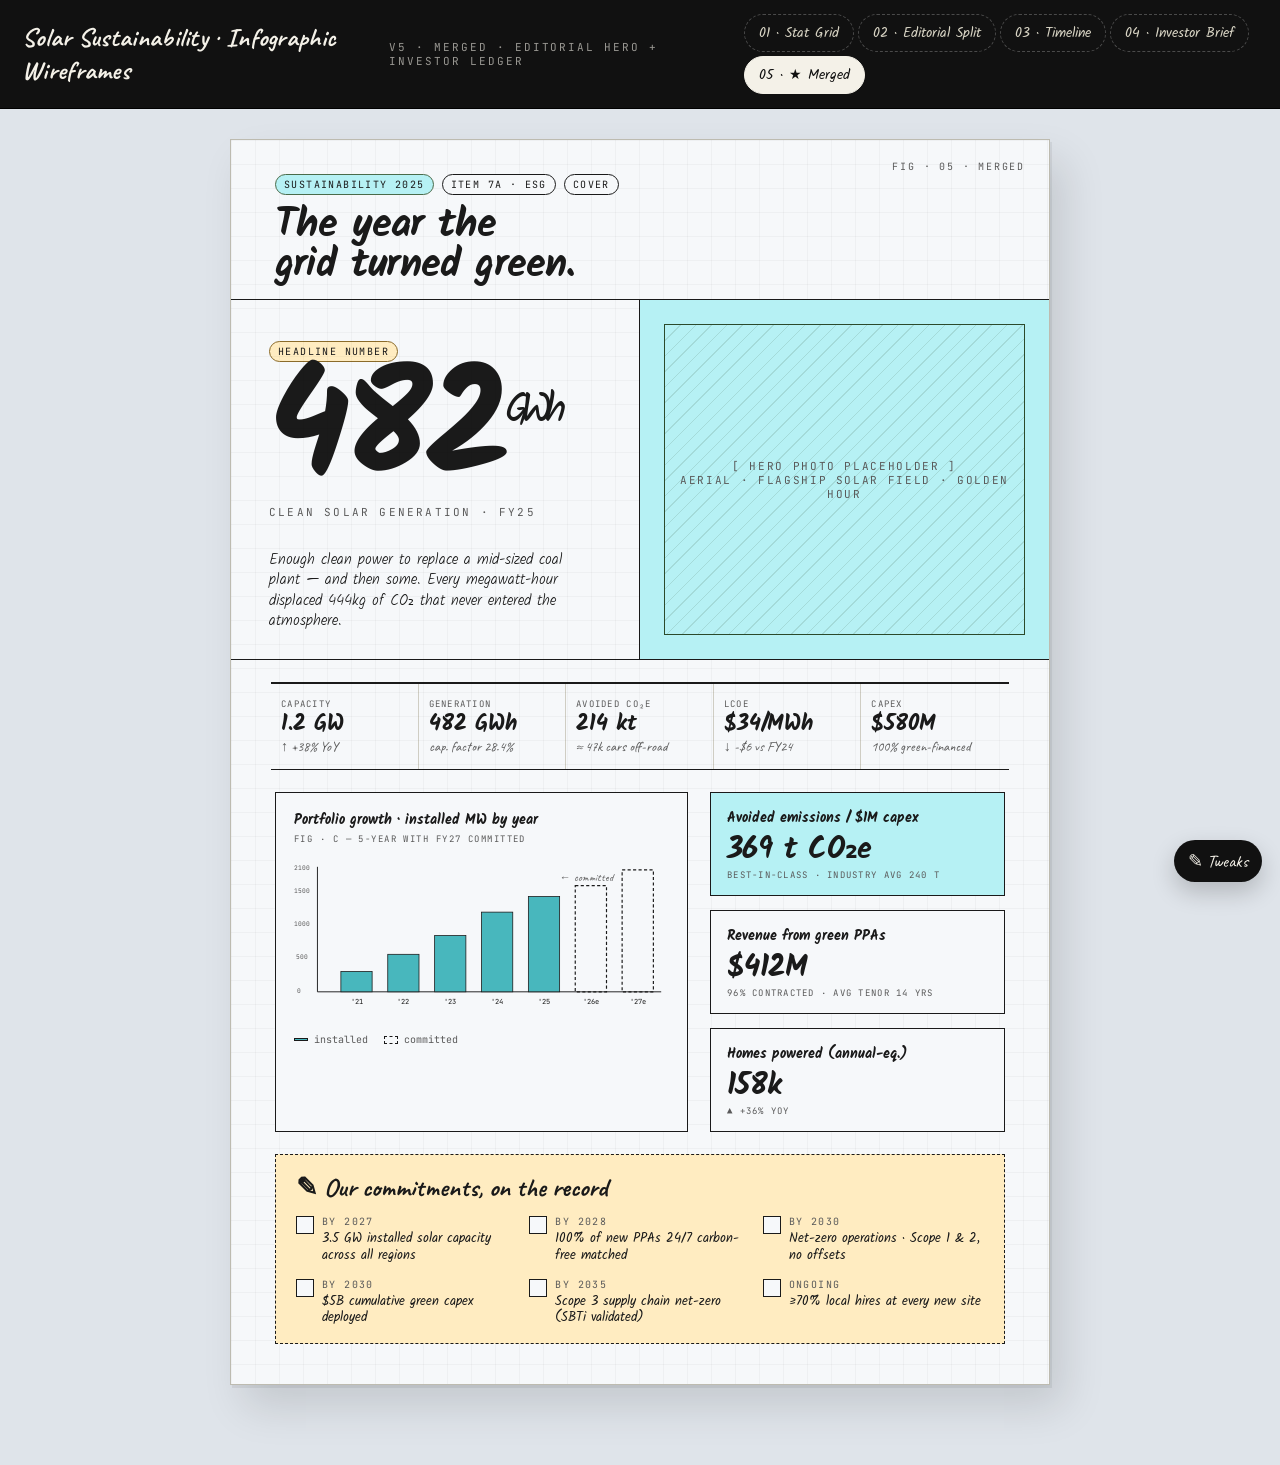
<file: solar.html>
<!doctype html>
<html lang="en">
<head>
<meta charset="utf-8">
<title>Solar Sustainability — Infographic Wireframes</title>
<link rel="preconnect" href="https://fonts.googleapis.com">
<link rel="preconnect" href="https://fonts.gstatic.com" crossorigin>
<link href="https://fonts.googleapis.com/css2?family=Caveat:wght@400;500;700&family=Kalam:wght@300;400;700&family=JetBrains+Mono:wght@400;500;700&display=swap" rel="stylesheet">
<style>
  :root{
    --ink:#1a1a1a;
    --ink-soft:#2a2a2a;
    --pencil:#5a5a5a;
    --pencil-light:#9a9a9a;
    --paper:#fafaf6;
    --paper-warm:#f4f1e8;
    --rule:#cfcdc3;
    --accent: oklch(0.72 0.12 145);     /* muted solar green */
    --accent-soft: oklch(0.92 0.05 145);
    --sun: oklch(0.82 0.14 85);          /* dim sun yellow */
    --sun-soft: oklch(0.95 0.06 85);
  }
  *{box-sizing:border-box}
  html,body{margin:0;padding:0;background:#e9e7df;color:var(--ink);font-family:"Kalam",system-ui,sans-serif}

  /* -------- App chrome -------- */
  .app{min-height:100vh;display:flex;flex-direction:column}
  .topbar{
    position:sticky;top:0;z-index:40;
    display:flex;align-items:center;gap:18px;
    padding:14px 22px;background:#111;color:#f4f1e8;
    border-bottom:1px solid #000;
  }
  .topbar h1{
    margin:0;font-family:"Caveat",cursive;font-weight:700;font-size:26px;letter-spacing:.3px;
  }
  .topbar .sub{font-family:"JetBrains Mono",monospace;font-size:11px;opacity:.6;text-transform:uppercase;letter-spacing:.18em}
  .tabs{display:flex;gap:4px;margin-left:auto;flex-wrap:wrap}
  .tab{
    font-family:"Kalam",sans-serif;font-size:14px;
    background:transparent;color:#d8d4c4;border:1px dashed #4a4a4a;border-radius:999px;
    padding:7px 14px;cursor:pointer;transition:.15s;
  }
  .tab:hover{color:#fff;border-color:#888}
  .tab.active{background:#f4f1e8;color:#111;border-color:#f4f1e8;border-style:solid}

  /* -------- Stage -------- */
  .stage{flex:1;padding:30px 20px 80px;display:flex;justify-content:center;align-items:flex-start}
  .page{
    width: 820px;                /* ~ letter portrait at a readable zoom */
    min-height: 1060px;
    background:var(--paper);
    border:1px solid #bdbbb0;
    box-shadow: 2px 3px 0 #00000010, 14px 22px 40px #0000001f;
    position:relative;
    overflow:hidden;
  }
  .page::before{
    /* faint grid paper */
    content:"";position:absolute;inset:0;pointer-events:none;
    background-image:
      linear-gradient(to right, #00000008 1px, transparent 1px),
      linear-gradient(to bottom, #00000008 1px, transparent 1px);
    background-size: 24px 24px;
  }
  .panel{display:none}
  .panel.active{display:block}

  /* -------- Sketchy primitives -------- */
  .hand{font-family:"Caveat",cursive}
  .mono{font-family:"JetBrains Mono",monospace;letter-spacing:.02em}
  .title{font-family:"Kalam",sans-serif;font-weight:700;letter-spacing:-.01em}
  .muted{color:var(--pencil)}
  .faint{color:var(--pencil-light)}
  .chip{
    display:inline-block;font-family:"JetBrains Mono",monospace;font-size:10px;
    padding:3px 8px;border:1px solid var(--ink);border-radius:999px;
    text-transform:uppercase;letter-spacing:.14em;background:var(--paper);
  }
  .chip.green{background:var(--accent-soft);border-color:#4a6b4a}
  .chip.sun{background:var(--sun-soft);border-color:#8b6b2a}
  .rule{height:1px;background:var(--ink);border:none;margin:0}
  .rule.dash{height:0;border-top:1px dashed var(--pencil)}
  .rule.double{height:4px;border-top:1px solid var(--ink);border-bottom:1px solid var(--ink);background:transparent}

  /* scribble box (image placeholder) */
  .scribble{
    position:relative;background:var(--paper-warm);
    border:1.5px solid var(--ink);
    background-image: repeating-linear-gradient(
      -45deg, transparent 0 10px, #00000012 10px 11px
    );
    display:flex;align-items:center;justify-content:center;
    font-family:"JetBrains Mono",monospace;font-size:11px;color:var(--pencil);
    text-align:center;text-transform:uppercase;letter-spacing:.15em;
  }
  .scribble.green{
    background-color:var(--accent-soft);
    background-image: repeating-linear-gradient(-45deg, transparent 0 10px, #2b4a2b22 10px 11px);
    border-color:#2b4a2b;
  }

  /* hand-drawn bar */
  .bar{height:10px;background:var(--ink);border-radius:2px;position:relative}
  .bar.open{background:transparent;border:1.5px solid var(--ink)}
  .bar.accent{background:var(--accent)}

  /* big stat */
  .stat .num{font-family:"Kalam",sans-serif;font-weight:700;line-height:.95;letter-spacing:-.03em}
  .stat .unit{font-family:"JetBrains Mono",monospace;font-size:11px;letter-spacing:.14em;text-transform:uppercase;color:var(--pencil)}
  .stat .lbl{font-family:"Caveat",cursive;font-size:18px;color:var(--ink)}

  /* annotation arrow */
  .note{position:absolute;font-family:"Caveat",cursive;color:var(--pencil);font-size:15px;max-width:140px;line-height:1.1}
  .note svg{overflow:visible}

  /* ------- Shared page header ------- */
  .paper-head{
    position:relative;padding:34px 44px 22px;border-bottom:1.5px solid var(--ink);
  }
  .paper-head .kicker{display:flex;gap:8px;align-items:center;margin-bottom:10px}
  .paper-head h2{margin:0;font-size:44px;line-height:1;letter-spacing:-.02em}
  .paper-head p{margin:10px 0 0;font-family:"Kalam",sans-serif;font-weight:300;color:var(--ink-soft);font-size:15px;max-width:640px}
  .corner-mark{position:absolute;top:20px;right:24px;font-family:"JetBrains Mono",monospace;font-size:10px;letter-spacing:.18em;color:var(--pencil);text-transform:uppercase}

  /* =====================================================================
     VARIATION 1 — STAT GRID DASHBOARD
     ===================================================================== */
  .v1-body{padding:28px 44px 40px;position:relative;z-index:1}
  .v1-hero{
    display:grid;grid-template-columns: 1.2fr 1fr;gap:26px;margin-bottom:28px;align-items:stretch;
  }
  .v1-hero .headline{font-family:"Kalam",sans-serif;font-weight:700;font-size:36px;line-height:1.05;letter-spacing:-.02em}
  .v1-hero .headline em{font-style:normal;background:var(--accent);padding:0 6px;border-radius:3px;color:#0a1a0a}
  .v1-hero .sub{font-family:"Kalam",sans-serif;font-weight:300;font-size:14px;color:var(--pencil);margin-top:14px;line-height:1.4}
  .v1-donut{position:relative}
  .v1-donut svg{width:100%;height:auto;display:block}
  .grid-4{display:grid;grid-template-columns:repeat(4,1fr);gap:0;border-top:1.5px solid var(--ink);border-bottom:1.5px solid var(--ink)}
  .grid-4 .cell{padding:18px 14px 16px;border-right:1px dashed var(--pencil-light);position:relative}
  .grid-4 .cell:last-child{border-right:none}
  .grid-4 .num{font-size:42px}
  .grid-4 .delta{font-family:"JetBrains Mono",monospace;font-size:10px;color:#2b6a2b;margin-top:6px;letter-spacing:.1em}
  .v1-charts{display:grid;grid-template-columns: 1.3fr 1fr;gap:22px;margin-top:26px}
  .chart-card{border:1.5px solid var(--ink);padding:16px 18px 20px;background:var(--paper);position:relative}
  .chart-card h3{margin:0 0 12px;font-size:15px;font-family:"Kalam",sans-serif;font-weight:700;letter-spacing:-.01em}
  .chart-card .cap{font-family:"JetBrains Mono",monospace;font-size:9px;letter-spacing:.16em;text-transform:uppercase;color:var(--pencil)}
  .bar-rows{display:flex;flex-direction:column;gap:10px;margin-top:10px}
  .bar-row{display:grid;grid-template-columns:70px 1fr 50px;gap:10px;align-items:center;font-size:12px}
  .bar-row .lbl{font-family:"Caveat",cursive;font-size:16px}
  .bar-row .val{font-family:"JetBrains Mono",monospace;text-align:right;font-size:11px}
  .bar-track{height:14px;background:#0000000a;border:1px solid var(--ink);position:relative}
  .bar-fill{height:100%;background:var(--accent)}
  .v1-foot{margin-top:22px;display:flex;justify-content:space-between;align-items:flex-end;gap:20px}
  .v1-foot .pledge{flex:1;border:1.5px dashed var(--ink);padding:14px 18px;background:var(--sun-soft)}
  .v1-foot .pledge .hand{font-size:22px;line-height:1.15}
  .v1-foot .sig{font-family:"Caveat",cursive;font-size:20px;color:var(--ink);text-align:right;min-width:160px}
  .v1-foot .sig small{display:block;font-family:"JetBrains Mono",monospace;font-size:9px;letter-spacing:.14em;color:var(--pencil);text-transform:uppercase;margin-top:4px}

  /* =====================================================================
     VARIATION 2 — EDITORIAL SPLIT (big number hero)
     ===================================================================== */
  .v2-hero{display:grid;grid-template-columns: 1fr 1fr;min-height:360px;border-bottom:1.5px solid var(--ink)}
  .v2-hero .left{padding:38px 38px 28px;display:flex;flex-direction:column;justify-content:space-between;border-right:1.5px solid var(--ink)}
  .v2-hero .left .big{font-family:"Kalam",sans-serif;font-weight:700;font-size:150px;line-height:.82;letter-spacing:-.05em}
  .v2-hero .left .big sup{font-size:40px;vertical-align:super;font-weight:400}
  .v2-hero .left .u{font-family:"JetBrains Mono",monospace;font-size:11px;letter-spacing:.2em;text-transform:uppercase;color:var(--pencil);margin-top:10px}
  .v2-hero .left .blurb{font-family:"Kalam",sans-serif;font-weight:300;font-size:15px;line-height:1.35;max-width:300px;margin-top:20px}
  .v2-hero .right{position:relative;padding:24px;background:var(--accent-soft)}
  .v2-hero .right .scribble{position:absolute;inset:24px}
  .v2-stats{display:grid;grid-template-columns:repeat(3,1fr);border-bottom:1.5px solid var(--ink)}
  .v2-stats .c{padding:22px 24px;border-right:1px dashed var(--pencil);position:relative}
  .v2-stats .c:last-child{border-right:none}
  .v2-stats .num{font-size:44px}
  .v2-stats .arrow{position:absolute;top:14px;right:14px;font-family:"JetBrains Mono",monospace;font-size:10px;color:#2b6a2b;letter-spacing:.12em}
  .v2-body{padding:30px 40px 40px;display:grid;grid-template-columns:1.2fr 1fr;gap:32px}
  .v2-body h3{margin:0 0 12px;font-size:15px;font-family:"Kalam",sans-serif;font-weight:700;letter-spacing:-.01em}
  .v2-lede{font-family:"Kalam",sans-serif;font-weight:300;font-size:14px;line-height:1.5;color:var(--ink-soft)}
  .v2-lede p{margin:0 0 10px}
  .v2-lede .drop{float:left;font-family:"Kalam",sans-serif;font-weight:700;font-size:46px;line-height:.85;padding:4px 10px 0 0;color:var(--ink)}
  .v2-side .row{display:flex;justify-content:space-between;align-items:baseline;padding:10px 0;border-bottom:1px dashed var(--pencil-light);font-family:"JetBrains Mono",monospace;font-size:11px}
  .v2-side .row .k{letter-spacing:.14em;text-transform:uppercase;color:var(--pencil)}
  .v2-side .row .v{font-family:"Kalam",sans-serif;font-weight:700;font-size:16px;color:var(--ink)}

  /* =====================================================================
     VARIATION 3 — TIMELINE / JOURNEY
     ===================================================================== */
  .v3-body{padding:30px 44px 40px;position:relative;z-index:1}
  .v3-top{display:grid;grid-template-columns: 1.1fr 1fr 1fr;gap:16px;margin-bottom:24px}
  .v3-top .cell{border:1.5px solid var(--ink);padding:14px 16px;background:var(--paper)}
  .v3-top .cell.hero{background:var(--accent-soft)}
  .v3-top .num{font-size:38px}
  .v3-track{position:relative;padding:28px 20px 20px;border:1.5px solid var(--ink);background:var(--paper)}
  .v3-track h3{margin:0 0 18px;font-family:"Caveat",cursive;font-size:26px}
  .v3-line{position:relative;height:6px;background:var(--ink);margin:50px 30px 60px}
  .v3-node{position:absolute;top:-10px;width:26px;height:26px;border-radius:50%;background:var(--paper);border:2px solid var(--ink);transform:translateX(-50%);display:flex;align-items:center;justify-content:center;font-family:"JetBrains Mono",monospace;font-size:10px;font-weight:700}
  .v3-node.filled{background:var(--accent);border-color:#2b4a2b}
  .v3-node.sun{background:var(--sun);border-color:#6a4a10}
  .v3-label{position:absolute;width:150px;text-align:center;transform:translateX(-50%)}
  .v3-label.above{top:-58px}
  .v3-label.below{top:28px}
  .v3-label .y{font-family:"JetBrains Mono",monospace;font-size:11px;letter-spacing:.18em;color:var(--pencil)}
  .v3-label .h{font-family:"Kalam",sans-serif;font-weight:700;font-size:14px;margin-top:2px;line-height:1.15}
  .v3-label .n{font-family:"Caveat",cursive;font-size:14px;color:var(--pencil-light);margin-top:2px;line-height:1.1}
  .v3-impact{display:grid;grid-template-columns:repeat(4,1fr);gap:14px;margin-top:24px}
  .v3-impact .c{border-top:2px solid var(--ink);padding-top:10px}
  .v3-impact .num{font-size:32px}
  .v3-impact .l{font-family:"Caveat",cursive;font-size:16px;color:var(--pencil)}
  .v3-impact .u{font-family:"JetBrains Mono",monospace;font-size:9px;letter-spacing:.14em;text-transform:uppercase;color:var(--pencil);margin-top:2px}

  /* =====================================================================
     VARIATION 4 — INVESTOR BRIEF (report page style)
     ===================================================================== */
  .v4-body{padding:28px 44px 40px;position:relative;z-index:1}
  .v4-ledger{display:grid;grid-template-columns:repeat(5,1fr);border-top:2px solid var(--ink);border-bottom:1px solid var(--ink);margin-bottom:22px}
  .v4-ledger .c{padding:14px 10px;border-right:1px solid var(--rule);text-align:left}
  .v4-ledger .c:last-child{border-right:none}
  .v4-ledger .k{font-family:"JetBrains Mono",monospace;font-size:9px;letter-spacing:.14em;text-transform:uppercase;color:var(--pencil)}
  .v4-ledger .v{font-family:"Kalam",sans-serif;font-weight:700;font-size:22px;margin-top:4px;line-height:1}
  .v4-ledger .n{font-family:"Caveat",cursive;font-size:14px;color:var(--pencil);margin-top:2px}
  .v4-main{display:grid;grid-template-columns: 1.4fr 1fr;gap:22px}
  .v4-chart{border:1.5px solid var(--ink);padding:16px 18px;background:var(--paper)}
  .v4-chart h3{margin:0;font-size:14px;font-family:"Kalam",sans-serif;font-weight:700}
  .v4-chart .sub{font-family:"JetBrains Mono",monospace;font-size:9px;letter-spacing:.16em;text-transform:uppercase;color:var(--pencil);margin-top:2px}
  .v4-linechart{margin-top:14px}
  .v4-legend{display:flex;gap:16px;margin-top:10px;font-family:"JetBrains Mono",monospace;font-size:10px;color:var(--pencil)}
  .v4-legend span{display:inline-flex;align-items:center;gap:6px}
  .v4-legend i{width:14px;height:3px;display:inline-block}
  .v4-side{display:flex;flex-direction:column;gap:14px}
  .v4-card{border:1.5px solid var(--ink);padding:14px 16px;background:var(--paper)}
  .v4-card.accent{background:var(--accent-soft)}
  .v4-card h4{margin:0 0 6px;font-family:"Kalam",sans-serif;font-weight:700;font-size:14px}
  .v4-card .big{font-family:"Kalam",sans-serif;font-weight:700;font-size:30px;line-height:1;letter-spacing:-.02em}
  .v4-card .u{font-family:"JetBrains Mono",monospace;font-size:9px;letter-spacing:.14em;color:var(--pencil);margin-top:4px;text-transform:uppercase}
  .v4-goals{margin-top:22px;border:1.5px dashed var(--ink);padding:16px 20px;background:var(--sun-soft)}
  .v4-goals h3{margin:0 0 10px;font-family:"Caveat",cursive;font-size:26px}
  .v4-goals ul{list-style:none;padding:0;margin:0;display:grid;grid-template-columns:repeat(3,1fr);gap:12px}
  .v4-goals li{font-family:"Kalam",sans-serif;font-size:13px;line-height:1.3;padding-left:26px;position:relative}
  .v4-goals li::before{
    content:"";position:absolute;left:0;top:2px;width:16px;height:16px;
    border:1.5px solid var(--ink);background:var(--paper);
  }
  .v4-goals li .y{font-family:"JetBrains Mono",monospace;font-size:10px;color:var(--pencil);letter-spacing:.14em}

  /* =====================================================================
     TWEAKS PANEL
     ===================================================================== */
  .tweaks{
    position:fixed;bottom:18px;right:18px;z-index:50;
    background:#111;color:#f4f1e8;padding:14px 16px;border-radius:8px;
    width:248px;box-shadow:0 18px 40px #0003;
    display:none;
  }
  .tweaks.open{display:block}
  .tweaks h4{margin:0 0 10px;font-family:"Caveat",cursive;font-size:20px;display:flex;align-items:center;justify-content:space-between}
  .tweaks h4 button{background:none;border:0;color:#d8d4c4;font-size:18px;cursor:pointer;font-family:"JetBrains Mono",monospace}
  .tweaks .grp{margin-bottom:12px}
  .tweaks label{font-family:"JetBrains Mono",monospace;font-size:9px;letter-spacing:.16em;color:#9a968a;text-transform:uppercase;display:block;margin-bottom:6px}
  .tweaks .row{display:flex;gap:6px;flex-wrap:wrap}
  .tweaks .opt{font-family:"Kalam",sans-serif;font-size:12px;background:#222;color:#ddd;border:1px dashed #444;padding:5px 10px;border-radius:99px;cursor:pointer}
  .tweaks .opt.on{background:#f4f1e8;color:#111;border-style:solid}
  .tweaks .swatch{width:22px;height:22px;border-radius:50%;border:2px solid #333;cursor:pointer}
  .tweaks .swatch.on{border-color:#f4f1e8}
  .tweak-toggle{
    position:fixed;bottom:18px;right:18px;z-index:51;
    background:#111;color:#f4f1e8;border:none;padding:10px 14px;border-radius:99px;
    font-family:"Caveat",cursive;font-size:18px;cursor:pointer;box-shadow:0 10px 24px #0003;
  }

  /* density */
  body.dense .page{transform-origin:top center}
  body.sparse .v1-body,body.sparse .v3-body,body.sparse .v4-body{padding-top:44px;padding-bottom:60px}

  /* hide icons mode */
  body.no-icons .scribble{background-image:none;background-color:#eee}
</style>
</head>
<body>
<div class="app">

  <header class="topbar">
    <h1>Solar Sustainability · Infographic Wireframes</h1>
    <span class="sub">v1 · low-fi · letter portrait</span>
    <nav class="tabs" id="tabs">
      <button class="tab active" data-t="v1">01 · Stat Grid</button>
      <button class="tab" data-t="v2">02 · Editorial Split</button>
      <button class="tab" data-t="v3">03 · Timeline</button>
      <button class="tab" data-t="v4">04 · Investor Brief</button>
      <button class="tab" data-t="v5">05 · ★ Merged</button>
    </nav>
  </header>

  <main class="stage">

    <!-- ============================================================= -->
    <!-- VARIATION 1 — STAT GRID DASHBOARD                              -->
    <!-- ============================================================= -->
    <section class="page panel active" id="v1" data-screen-label="01 Stat Grid Dashboard">
      <div class="paper-head">
        <div class="kicker">
          <span class="chip green">SUSTAINABILITY · 2025</span>
          <span class="chip">FY REPORT</span>
          <span class="chip">PG. 14</span>
        </div>
        <h2 class="title hand" style="font-family:'Kalam',sans-serif">Powering forward,<br>measurably.</h2>
        <p>A single-page snapshot of our solar portfolio — capacity, generation, avoided emissions, and the lives touched by the sun we captured this year.</p>
        <div class="corner-mark">fig · 01 / 04</div>
      </div>

      <div class="v1-body">

        <!-- hero row: narrative + donut -->
        <div class="v1-hero">
          <div>
            <div class="headline">
              We generated <em>482 GWh</em> of clean solar energy<br>
              across <em>14 sites</em> — enough to power
              <em>158,000 homes</em> for a year.
            </div>
            <div class="sub">
              // placeholder narrative · 2–3 lines · replace with CEO pull-quote
              or board-level commentary on the year's solar build-out
            </div>
          </div>

          <!-- simple hand-drawn donut -->
          <div class="v1-donut">
            <svg viewBox="0 0 220 220" aria-label="energy mix donut placeholder">
              <!-- outer hand-drawn frame -->
              <rect x="1" y="1" width="218" height="218" fill="none" stroke="#1a1a1a" stroke-width="1.5" stroke-dasharray="4 4"/>
              <!-- donut -->
              <circle cx="110" cy="110" r="78" fill="none" stroke="#1a1a1a" stroke-width="22"/>
              <!-- solar segment -->
              <circle cx="110" cy="110" r="78" fill="none" stroke="oklch(0.72 0.12 145)" stroke-width="22"
                stroke-dasharray="340 490" transform="rotate(-90 110 110)"/>
              <!-- sun inner -->
              <circle cx="110" cy="110" r="52" fill="oklch(0.95 0.06 85)" stroke="#1a1a1a" stroke-width="1.5"/>
              <text x="110" y="104" text-anchor="middle" font-family="Kalam" font-weight="700" font-size="30" fill="#1a1a1a">68%</text>
              <text x="110" y="126" text-anchor="middle" font-family="JetBrains Mono" font-size="9" fill="#5a5a5a" letter-spacing="2">SOLAR SHARE</text>
              <!-- annotation -->
              <text x="178" y="42" font-family="Caveat" font-size="15" fill="#5a5a5a">↑ vs 51% LY</text>
            </svg>
          </div>
        </div>

        <!-- 4-up KPI -->
        <div class="grid-4">
          <div class="cell stat">
            <div class="chip sun" style="margin-bottom:8px">KPI · 01</div>
            <div class="num">482</div>
            <div class="unit">GWh generated</div>
            <div class="lbl">a record year ✦</div>
            <div class="delta">▲ +38% YoY</div>
          </div>
          <div class="cell stat">
            <div class="chip sun" style="margin-bottom:8px">KPI · 02</div>
            <div class="num">214<span style="font-size:22px">kt</span></div>
            <div class="unit">CO₂e avoided</div>
            <div class="lbl">≈ 47k cars off-road</div>
            <div class="delta">▲ +41% YoY</div>
          </div>
          <div class="cell stat">
            <div class="chip sun" style="margin-bottom:8px">KPI · 03</div>
            <div class="num">158k</div>
            <div class="unit">homes powered</div>
            <div class="lbl">annual equivalent</div>
            <div class="delta">▲ +36% YoY</div>
          </div>
          <div class="cell stat">
            <div class="chip sun" style="margin-bottom:8px">KPI · 04</div>
            <div class="num">1,240</div>
            <div class="unit">jobs created</div>
            <div class="lbl">direct + indirect</div>
            <div class="delta">▲ +22% YoY</div>
          </div>
        </div>

        <!-- charts row -->
        <div class="v1-charts">
          <div class="chart-card">
            <div class="cap">FIG · A</div>
            <h3>Generation by site — MWh, FY25</h3>
            <div class="bar-rows">
              <div class="bar-row"><span class="lbl">Mojave</span><div class="bar-track"><div class="bar-fill" style="width:92%"></div></div><span class="val">98,400</span></div>
              <div class="bar-row"><span class="lbl">Atacama</span><div class="bar-track"><div class="bar-fill" style="width:78%"></div></div><span class="val">83,200</span></div>
              <div class="bar-row"><span class="lbl">Jodhpur</span><div class="bar-track"><div class="bar-fill" style="width:64%"></div></div><span class="val">68,100</span></div>
              <div class="bar-row"><span class="lbl">Andalucia</span><div class="bar-track"><div class="bar-fill" style="width:51%"></div></div><span class="val">54,900</span></div>
              <div class="bar-row"><span class="lbl">Queensland</span><div class="bar-track"><div class="bar-fill" style="width:42%"></div></div><span class="val">45,200</span></div>
              <div class="bar-row"><span class="lbl">+ 9 others</span><div class="bar-track"><div class="bar-fill" style="width:28%;background:#1a1a1a"></div></div><span class="val">132,000</span></div>
            </div>
          </div>
          <div class="chart-card">
            <div class="cap">FIG · B</div>
            <h3>Cumulative MWh · 5-yr</h3>
            <!-- sketchy line chart -->
            <svg viewBox="0 0 280 160" style="width:100%;height:auto;margin-top:8px">
              <rect x="6" y="6" width="268" height="130" fill="none" stroke="#9a9a9a" stroke-width="1" stroke-dasharray="3 4"/>
              <!-- axis ticks -->
              <g font-family="JetBrains Mono" font-size="8" fill="#5a5a5a">
                <text x="10" y="150">'21</text>
                <text x="70" y="150">'22</text>
                <text x="130" y="150">'23</text>
                <text x="190" y="150">'24</text>
                <text x="250" y="150">'25</text>
              </g>
              <!-- area fill -->
              <path d="M12 115 L70 100 L130 82 L190 56 L260 18 L260 136 L12 136 Z"
                fill="oklch(0.92 0.05 145)" stroke="none"/>
              <!-- line -->
              <path d="M12 115 L70 100 L130 82 L190 56 L260 18"
                fill="none" stroke="#1a1a1a" stroke-width="2" stroke-linecap="round" stroke-linejoin="round"/>
              <!-- nodes -->
              <g fill="oklch(0.72 0.12 145)" stroke="#1a1a1a" stroke-width="1.2">
                <circle cx="12" cy="115" r="3.5"/>
                <circle cx="70" cy="100" r="3.5"/>
                <circle cx="130" cy="82" r="3.5"/>
                <circle cx="190" cy="56" r="3.5"/>
                <circle cx="260" cy="18" r="4.5"/>
              </g>
              <text x="230" y="14" font-family="Caveat" font-size="13" fill="#1a1a1a">482 GWh</text>
              <text x="14" y="128" font-family="Caveat" font-size="12" fill="#5a5a5a">← 108 GWh</text>
            </svg>
            <div class="v4-legend"><span><i style="background:oklch(0.72 0.12 145)"></i>solar</span><span><i style="background:#1a1a1a"></i>plan</span></div>
          </div>
        </div>

        <!-- footer pledge -->
        <div class="v1-foot">
          <div class="pledge">
            <div class="chip" style="margin-bottom:8px">COMMITMENT · 2030</div>
            <div class="hand">Net-zero operations across 100% of owned assets<br>by <u>2030</u> — no offsets, no caveats.</div>
          </div>
          <div class="sig">
            — Leadership Team<br>
            <small>signed · Q4 2025</small>
          </div>
        </div>
      </div>
    </section>


    <!-- ============================================================= -->
    <!-- VARIATION 2 — EDITORIAL SPLIT                                  -->
    <!-- ============================================================= -->
    <section class="page panel" id="v2" data-screen-label="02 Editorial Split">
      <div class="paper-head" style="padding-bottom:14px">
        <div class="kicker">
          <span class="chip green">SUSTAINABILITY 2025</span>
          <span class="chip">COVER FEATURE</span>
        </div>
        <h2 class="title" style="font-size:38px">The year the<br>grid turned green.</h2>
        <div class="corner-mark">fig · 02 / 04</div>
      </div>

      <!-- hero split -->
      <div class="v2-hero">
        <div class="left">
          <div>
            <div class="chip sun" style="margin-bottom:10px">HEADLINE NUMBER</div>
            <div class="big">482<sup>GWh</sup></div>
            <div class="u">Clean solar generation · FY25</div>
          </div>
          <div class="blurb">
            Enough clean power to replace a mid-sized coal plant —
            and then some. Every megawatt-hour displaced 444kg of CO₂
            that never entered the atmosphere.
          </div>
        </div>
        <div class="right">
          <div class="scribble green">
            [ hero photo placeholder ]<br>
            aerial · flagship solar field · golden hour
          </div>
        </div>
      </div>

      <!-- 3 stats strip -->
      <div class="v2-stats">
        <div class="c stat">
          <div class="arrow">▲ +41%</div>
          <div class="num">214<span style="font-size:20px">kt</span></div>
          <div class="unit">CO₂e AVOIDED</div>
          <div class="lbl">= 47,000 cars off the road</div>
        </div>
        <div class="c stat">
          <div class="arrow">▲ +36%</div>
          <div class="num">158k</div>
          <div class="unit">HOMES POWERED</div>
          <div class="lbl">annual-equivalent basis</div>
        </div>
        <div class="c stat">
          <div class="arrow">▲ +22%</div>
          <div class="num">1,240</div>
          <div class="unit">GREEN JOBS</div>
          <div class="lbl">local hires, 9 countries</div>
        </div>
      </div>

      <!-- editorial body -->
      <div class="v2-body">
        <div class="v2-lede">
          <h3 class="title">A readable, investor-grade narrative</h3>
          <p>
            <span class="drop">W</span>
            e closed FY25 with the largest single-year expansion of
            solar capacity in company history — 14 active sites spanning
            three continents, a combined 1.2 GW nameplate, and a
            capacity factor that beat our five-year plan by 340 basis
            points.
          </p>
          <p>
            // placeholder paragraph · replace with narrative copy from
            the sustainability team. Keep this column reserved for story,
            context, and the human side of the impact numbers on the
            right.
          </p>
          <p class="muted hand" style="font-size:16px">
            — drop in pull-quote or executive commentary here —
          </p>
        </div>
        <div class="v2-side">
          <div class="chip sun" style="margin-bottom:10px">AT A GLANCE</div>
          <div class="row"><span class="k">Capacity</span><span class="v">1.2 GW</span></div>
          <div class="row"><span class="k">Active sites</span><span class="v">14</span></div>
          <div class="row"><span class="k">Capacity factor</span><span class="v">28.4%</span></div>
          <div class="row"><span class="k">PPA offtake</span><span class="v">96%</span></div>
          <div class="row"><span class="k">Avg. LCOE</span><span class="v">$34/MWh</span></div>
          <div class="row"><span class="k">Safety (TRIR)</span><span class="v">0.41</span></div>
          <div class="row"><span class="k">Local hires</span><span class="v">74%</span></div>
          <div style="margin-top:16px" class="hand" >
            <span class="chip green">2030 TARGET</span>
            <div style="font-family:'Caveat',cursive;font-size:22px;margin-top:6px;line-height:1.15">
              3.5 GW installed · 1Mt CO₂ avoided annually
            </div>
          </div>
        </div>
      </div>
    </section>


    <!-- ============================================================= -->
    <!-- VARIATION 3 — TIMELINE / JOURNEY                               -->
    <!-- ============================================================= -->
    <section class="page panel" id="v3" data-screen-label="03 Timeline Journey">
      <div class="paper-head">
        <div class="kicker">
          <span class="chip green">SUSTAINABILITY 2025</span>
          <span class="chip">THE ROAD TO NET ZERO</span>
        </div>
        <h2 class="title">From first panel<br>to a gigawatt &amp; beyond.</h2>
        <p>Our solar commitment, charted as a five-year journey with three more years of committed build-out — plus the impact delivered along the way.</p>
        <div class="corner-mark">fig · 03 / 04</div>
      </div>

      <div class="v3-body">

        <!-- 3-up hero -->
        <div class="v3-top">
          <div class="cell hero stat">
            <div class="chip green" style="margin-bottom:6px">HEADLINE</div>
            <div class="num">1.2 GW</div>
            <div class="unit">installed solar capacity</div>
            <div class="lbl">FY25 · up from 310 MW in '21</div>
          </div>
          <div class="cell stat">
            <div class="num">14</div>
            <div class="unit">active sites · 3 continents</div>
          </div>
          <div class="cell stat">
            <div class="num">$2.1B</div>
            <div class="unit">capex deployed · 5-yr</div>
          </div>
        </div>

        <!-- journey track -->
        <div class="v3-track">
          <h3>↳ the journey, milestone by milestone</h3>

          <div class="v3-line">
            <!-- 2021 -->
            <div class="v3-node" style="left:0%">1</div>
            <div class="v3-label above" style="left:0%">
              <div class="y">2021</div>
              <div class="h">First panel installed</div>
              <div class="n">Mojave · 120 MW</div>
            </div>

            <!-- 2022 -->
            <div class="v3-node filled" style="left:22%">2</div>
            <div class="v3-label below" style="left:22%">
              <div class="y">2022</div>
              <div class="h">Atacama goes live</div>
              <div class="n">+ 240 MW, 1.8 capacity×</div>
            </div>

            <!-- 2023 -->
            <div class="v3-node filled" style="left:44%">3</div>
            <div class="v3-label above" style="left:44%">
              <div class="y">2023</div>
              <div class="h">Crossed 500 MW</div>
              <div class="n">India + Spain online</div>
            </div>

            <!-- 2024 -->
            <div class="v3-node filled" style="left:66%">4</div>
            <div class="v3-label below" style="left:66%">
              <div class="y">2024</div>
              <div class="h">1st full-solar PPA</div>
              <div class="n">24/7 carbon-free deal ✎</div>
            </div>

            <!-- 2025 -->
            <div class="v3-node sun" style="left:88%">★</div>
            <div class="v3-label above" style="left:88%">
              <div class="y">2025 · TODAY</div>
              <div class="h">1.2 GW · 482 GWh / yr</div>
              <div class="n">← you are here</div>
            </div>
          </div>

          <!-- forward target -->
          <div style="display:flex;justify-content:space-between;align-items:center;margin:0 30px;padding-top:16px;border-top:1px dashed var(--pencil)">
            <div class="hand" style="font-size:18px">Committed: <strong>+ 900 MW</strong> through FY27</div>
            <div class="chip green">2030 · NET-ZERO OPS</div>
          </div>
        </div>

        <!-- impact payoff strip -->
        <div class="v3-impact">
          <div class="c stat">
            <div class="u">LIFETIME · SINCE 2021</div>
            <div class="num">1.4 TWh</div>
            <div class="l">clean energy delivered</div>
          </div>
          <div class="c stat">
            <div class="u">LIFETIME</div>
            <div class="num">620 kt</div>
            <div class="l">CO₂e avoided, cumulative</div>
          </div>
          <div class="c stat">
            <div class="u">LIFETIME</div>
            <div class="num">460k</div>
            <div class="l">homes served, equivalent</div>
          </div>
          <div class="c stat">
            <div class="u">LIFETIME</div>
            <div class="num">3,800</div>
            <div class="l">jobs created · global</div>
          </div>
        </div>

      </div>
    </section>


    <!-- ============================================================= -->
    <!-- VARIATION 4 — INVESTOR BRIEF (ledger + mini-charts)            -->
    <!-- ============================================================= -->
    <section class="page panel" id="v4" data-screen-label="04 Investor Brief">
      <div class="paper-head">
        <div class="kicker">
          <span class="chip">ITEM 7A · SUSTAINABILITY</span>
          <span class="chip green">ESG · SOLAR</span>
        </div>
        <h2 class="title">Solar portfolio —<br>a one-page investor brief.</h2>
        <p>Financially-material disclosures alongside the operational and environmental story. Numbers indicative; replace with audited FY25 figures.</p>
        <div class="corner-mark">fig · 04 / 04 · CONFIDENTIAL</div>
      </div>

      <div class="v4-body">

        <!-- ledger strip -->
        <div class="v4-ledger">
          <div class="c">
            <div class="k">CAPACITY</div>
            <div class="v">1.2 GW</div>
            <div class="n">↑ +38% YoY</div>
          </div>
          <div class="c">
            <div class="k">GENERATION</div>
            <div class="v">482 GWh</div>
            <div class="n">capacity factor 28.4%</div>
          </div>
          <div class="c">
            <div class="k">AVOIDED CO₂e</div>
            <div class="v">214 kt</div>
            <div class="n">Scope 2 equivalent</div>
          </div>
          <div class="c">
            <div class="k">LCOE</div>
            <div class="v">$34/MWh</div>
            <div class="n">↓ -$6 vs FY24</div>
          </div>
          <div class="c">
            <div class="k">CAPEX</div>
            <div class="v">$580M</div>
            <div class="n">100% financed green</div>
          </div>
        </div>

        <!-- main grid -->
        <div class="v4-main">
          <div class="v4-chart">
            <h3>Portfolio growth · installed MW by year</h3>
            <div class="sub">FIG · C — 5-year with FY27 committed</div>

            <!-- stacked sketch bars -->
            <svg viewBox="0 0 480 200" class="v4-linechart" style="width:100%;height:auto">
              <!-- frame -->
              <line x1="30" y1="10" x2="30" y2="170" stroke="#1a1a1a" stroke-width="1.2"/>
              <line x1="30" y1="170" x2="470" y2="170" stroke="#1a1a1a" stroke-width="1.2"/>
              <!-- y ticks -->
              <g font-family="JetBrains Mono" font-size="8" fill="#5a5a5a">
                <text x="4" y="172">0</text>
                <text x="2" y="128">500</text>
                <text x="0" y="86">1000</text>
                <text x="0" y="44">1500</text>
                <text x="0" y="14">2100</text>
              </g>
              <!-- historical bars -->
              <g>
                <rect x="60"  y="144" width="40" height="26" fill="oklch(0.72 0.12 145)" stroke="#1a1a1a" stroke-width="1"/>
                <rect x="120" y="122" width="40" height="48" fill="oklch(0.72 0.12 145)" stroke="#1a1a1a" stroke-width="1"/>
                <rect x="180" y="98"  width="40" height="72" fill="oklch(0.72 0.12 145)" stroke="#1a1a1a" stroke-width="1"/>
                <rect x="240" y="68"  width="40" height="102" fill="oklch(0.72 0.12 145)" stroke="#1a1a1a" stroke-width="1"/>
                <rect x="300" y="48"  width="40" height="122" fill="oklch(0.72 0.12 145)" stroke="#1a1a1a" stroke-width="1"/>
              </g>
              <!-- committed (hollow) -->
              <g>
                <rect x="360" y="34"  width="40" height="136" fill="none" stroke="#1a1a1a" stroke-width="1.5" stroke-dasharray="4 3"/>
                <rect x="420" y="14"  width="40" height="156" fill="none" stroke="#1a1a1a" stroke-width="1.5" stroke-dasharray="4 3"/>
              </g>
              <!-- x labels -->
              <g font-family="JetBrains Mono" font-size="9" fill="#1a1a1a" text-anchor="middle">
                <text x="80" y="185">'21</text>
                <text x="140" y="185">'22</text>
                <text x="200" y="185">'23</text>
                <text x="260" y="185">'24</text>
                <text x="320" y="185">'25</text>
                <text x="380" y="185">'26e</text>
                <text x="440" y="185">'27e</text>
              </g>
              <text x="340" y="28" font-family="Caveat" font-size="14" fill="#5a5a5a">← committed</text>
            </svg>
            <div class="v4-legend">
              <span><i style="background:oklch(0.72 0.12 145);border:1px solid #1a1a1a"></i>installed</span>
              <span><i style="border:1.5px dashed #1a1a1a;height:8px"></i>committed</span>
            </div>
          </div>

          <div class="v4-side">
            <div class="v4-card accent">
              <h4>Avoided emissions / $1M capex</h4>
              <div class="big">369 t CO₂e</div>
              <div class="u">BEST-IN-CLASS · INDUSTRY AVG 240 t</div>
            </div>
            <div class="v4-card">
              <h4>Revenue from green PPAs</h4>
              <div class="big">$412M</div>
              <div class="u">96% CONTRACTED · AVG TENOR 14 YRS</div>
            </div>
            <div class="v4-card">
              <h4>Green bond coverage</h4>
              <div class="big">2.8×</div>
              <div class="u">EU TAXONOMY ALIGNED</div>
            </div>
          </div>
        </div>

        <!-- commitments -->
        <div class="v4-goals">
          <h3>✎ Our commitments, on the record</h3>
          <ul>
            <li><span class="y">BY 2027</span><br>3.5 GW installed solar capacity across all regions</li>
            <li><span class="y">BY 2028</span><br>100% of new PPAs 24/7 carbon-free matched</li>
            <li><span class="y">BY 2030</span><br>Net-zero operations · Scope 1 &amp; 2 with no offsets</li>
            <li><span class="y">BY 2030</span><br>$5B cumulative green capex deployed</li>
            <li><span class="y">BY 2035</span><br>Scope 3 supply chain net-zero (SBTi validated)</li>
            <li><span class="y">ONGOING</span><br>≥70% local hires at every new site</li>
          </ul>
        </div>

      </div>
    </section>


    <!-- ============================================================= -->
    <!-- VARIATION 5 — MERGED: V2 HERO + V4 LEDGER                       -->
    <!-- ============================================================= -->
    <section class="page panel" id="v5" data-screen-label="05 Merged Hero + Ledger">
      <div class="paper-head" style="padding-bottom:14px">
        <div class="kicker">
          <span class="chip green">SUSTAINABILITY 2025</span>
          <span class="chip">ITEM 7A · ESG</span>
          <span class="chip">COVER</span>
        </div>
        <h2 class="title" style="font-size:40px">The year the<br>grid turned green.</h2>
        <div class="corner-mark">fig · 05 · MERGED</div>
      </div>

      <!-- V2 HERO: big number + photo -->
      <div class="v2-hero">
        <div class="left">
          <div>
            <div class="chip sun" style="margin-bottom:10px">HEADLINE NUMBER</div>
            <div class="big">482<sup>GWh</sup></div>
            <div class="u">Clean solar generation · FY25</div>
          </div>
          <div class="blurb">
            Enough clean power to replace a mid-sized coal plant —
            and then some. Every megawatt-hour displaced 444kg of CO₂
            that never entered the atmosphere.
          </div>
        </div>
        <div class="right">
          <div class="scribble green">
            [ hero photo placeholder ]<br>
            aerial · flagship solar field · golden hour
          </div>
        </div>
      </div>

      <!-- V4 LEDGER: 5-col ledger strip -->
      <div style="padding:0 40px">
        <div class="v4-ledger" style="margin:22px 0 0">
          <div class="c">
            <div class="k">CAPACITY</div>
            <div class="v">1.2 GW</div>
            <div class="n">↑ +38% YoY</div>
          </div>
          <div class="c">
            <div class="k">GENERATION</div>
            <div class="v">482 GWh</div>
            <div class="n">cap. factor 28.4%</div>
          </div>
          <div class="c">
            <div class="k">AVOIDED CO₂e</div>
            <div class="v">214 kt</div>
            <div class="n">≈ 47k cars off-road</div>
          </div>
          <div class="c">
            <div class="k">LCOE</div>
            <div class="v">$34/MWh</div>
            <div class="n">↓ -$6 vs FY24</div>
          </div>
          <div class="c">
            <div class="k">CAPEX</div>
            <div class="v">$580M</div>
            <div class="n">100% green-financed</div>
          </div>
        </div>
      </div>

      <!-- V4 MAIN: chart + side cards -->
      <div class="v4-body" style="padding-top:22px">
        <div class="v4-main">
          <div class="v4-chart">
            <h3>Portfolio growth · installed MW by year</h3>
            <div class="sub">FIG · C — 5-year with FY27 committed</div>

            <svg viewBox="0 0 480 200" class="v4-linechart" style="width:100%;height:auto">
              <line x1="30" y1="10" x2="30" y2="170" stroke="#1a1a1a" stroke-width="1.2"/>
              <line x1="30" y1="170" x2="470" y2="170" stroke="#1a1a1a" stroke-width="1.2"/>
              <g font-family="JetBrains Mono" font-size="8" fill="#5a5a5a">
                <text x="4" y="172">0</text>
                <text x="2" y="128">500</text>
                <text x="0" y="86">1000</text>
                <text x="0" y="44">1500</text>
                <text x="0" y="14">2100</text>
              </g>
              <g>
                <rect x="60"  y="144" width="40" height="26" fill="var(--accent)" stroke="#1a1a1a" stroke-width="1"/>
                <rect x="120" y="122" width="40" height="48" fill="var(--accent)" stroke="#1a1a1a" stroke-width="1"/>
                <rect x="180" y="98"  width="40" height="72" fill="var(--accent)" stroke="#1a1a1a" stroke-width="1"/>
                <rect x="240" y="68"  width="40" height="102" fill="var(--accent)" stroke="#1a1a1a" stroke-width="1"/>
                <rect x="300" y="48"  width="40" height="122" fill="var(--accent)" stroke="#1a1a1a" stroke-width="1"/>
              </g>
              <g>
                <rect x="360" y="34"  width="40" height="136" fill="none" stroke="#1a1a1a" stroke-width="1.5" stroke-dasharray="4 3"/>
                <rect x="420" y="14"  width="40" height="156" fill="none" stroke="#1a1a1a" stroke-width="1.5" stroke-dasharray="4 3"/>
              </g>
              <g font-family="JetBrains Mono" font-size="9" fill="#1a1a1a" text-anchor="middle">
                <text x="80" y="185">'21</text>
                <text x="140" y="185">'22</text>
                <text x="200" y="185">'23</text>
                <text x="260" y="185">'24</text>
                <text x="320" y="185">'25</text>
                <text x="380" y="185">'26e</text>
                <text x="440" y="185">'27e</text>
              </g>
              <text x="340" y="28" font-family="Caveat" font-size="14" fill="#5a5a5a">← committed</text>
            </svg>
            <div class="v4-legend">
              <span><i style="background:var(--accent);border:1px solid #1a1a1a"></i>installed</span>
              <span><i style="border:1.5px dashed #1a1a1a;height:8px"></i>committed</span>
            </div>
          </div>

          <div class="v4-side">
            <div class="v4-card accent">
              <h4>Avoided emissions / $1M capex</h4>
              <div class="big">369 t CO₂e</div>
              <div class="u">BEST-IN-CLASS · INDUSTRY AVG 240 t</div>
            </div>
            <div class="v4-card">
              <h4>Revenue from green PPAs</h4>
              <div class="big">$412M</div>
              <div class="u">96% CONTRACTED · AVG TENOR 14 YRS</div>
            </div>
            <div class="v4-card">
              <h4>Homes powered (annual-eq.)</h4>
              <div class="big">158k</div>
              <div class="u">▲ +36% YoY</div>
            </div>
          </div>
        </div>

        <!-- V4 COMMITMENTS -->
        <div class="v4-goals">
          <h3>✎ Our commitments, on the record</h3>
          <ul>
            <li><span class="y">BY 2027</span><br>3.5 GW installed solar capacity across all regions</li>
            <li><span class="y">BY 2028</span><br>100% of new PPAs 24/7 carbon-free matched</li>
            <li><span class="y">BY 2030</span><br>Net-zero operations · Scope 1 &amp; 2, no offsets</li>
            <li><span class="y">BY 2030</span><br>$5B cumulative green capex deployed</li>
            <li><span class="y">BY 2035</span><br>Scope 3 supply chain net-zero (SBTi validated)</li>
            <li><span class="y">ONGOING</span><br>≥70% local hires at every new site</li>
          </ul>
        </div>
      </div>

    </section>

  </main>
</div>

<!-- TWEAKS -->
<button class="tweak-toggle" id="tweakToggle">✎ Tweaks</button>
<div class="tweaks" id="tweaksPanel">
  <h4>Tweaks <button id="closeTweaks">×</button></h4>

  <div class="grp">
    <label>Accent</label>
    <div class="row" id="accentRow">
      <button class="swatch on" data-accent="145 0.12" style="background:oklch(0.72 0.12 145)"></button>
      <button class="swatch" data-accent="85 0.14" style="background:oklch(0.82 0.14 85)"></button>
      <button class="swatch" data-accent="200 0.10" style="background:oklch(0.72 0.10 200)"></button>
      <button class="swatch" data-accent="30 0.13" style="background:oklch(0.75 0.13 30)"></button>
      <button class="swatch" data-accent="0 0.00" style="background:#1a1a1a"></button>
    </div>
  </div>

  <div class="grp">
    <label>Paper</label>
    <div class="row" id="paperRow">
      <button class="opt on" data-paper="warm">warm</button>
      <button class="opt" data-paper="cool">cool</button>
      <button class="opt" data-paper="white">white</button>
    </div>
  </div>

  <div class="grp">
    <label>Handwriting</label>
    <div class="row" id="handRow">
      <button class="opt on" data-hand="Caveat">Caveat</button>
      <button class="opt" data-hand="Kalam">Kalam</button>
      <button class="opt" data-hand="Patrick Hand">Patrick</button>
    </div>
  </div>

  <div class="grp">
    <label>Grid paper</label>
    <div class="row" id="gridRow">
      <button class="opt on" data-grid="on">on</button>
      <button class="opt" data-grid="off">off</button>
    </div>
  </div>

  <div class="grp">
    <label>Placeholders</label>
    <div class="row" id="phRow">
      <button class="opt on" data-ph="hatch">hatched</button>
      <button class="opt" data-ph="flat">flat</button>
    </div>
  </div>
</div>

<script>
  // tabs
  const tabs = document.querySelectorAll('#tabs .tab');
  const panels = document.querySelectorAll('.panel');
  const sub = document.querySelector('.topbar .sub');
  const subtitles = {v1:'v1 · stat grid · letter portrait', v2:'v2 · editorial · letter portrait', v3:'v3 · timeline · letter portrait', v4:'v4 · investor brief · letter portrait', v5:'v5 · merged · editorial hero + investor ledger'};
  function go(id){
    tabs.forEach(t=>t.classList.toggle('active', t.dataset.t===id));
    panels.forEach(p=>p.classList.toggle('active', p.id===id));
    sub.textContent = subtitles[id];
    localStorage.setItem('sol_tab', id);
    // notify for speaker-notes style
    const idx = ['v1','v2','v3','v4','v5'].indexOf(id);
    window.parent.postMessage({slideIndexChanged: idx}, '*');
  }
  tabs.forEach(t=>t.addEventListener('click', ()=>go(t.dataset.t)));
  const saved = localStorage.getItem('sol_tab');
  go(saved || 'v5');

  // ---------- Tweaks ----------
  const panel = document.getElementById('tweaksPanel');
  const toggleBtn = document.getElementById('tweakToggle');
  const closeBtn = document.getElementById('closeTweaks');
  let tweakMode = false;
  function openTweaks(){ panel.classList.add('open'); toggleBtn.style.display='none'; }
  function closeTweaks(){ panel.classList.remove('open'); toggleBtn.style.display=''; }
  toggleBtn.addEventListener('click', openTweaks);
  closeBtn.addEventListener('click', closeTweaks);

  // host toggles
  window.addEventListener('message', e=>{
    if(!e.data) return;
    if(e.data.type==='__activate_edit_mode'){ tweakMode=true; openTweaks(); }
    if(e.data.type==='__deactivate_edit_mode'){ tweakMode=false; closeTweaks(); }
  });
  window.parent.postMessage({type:'__edit_mode_available'},'*');

  // apply tweaks
  const TWEAK_DEFAULTS = /*EDITMODE-BEGIN*/{
    "accent": "200 0.10",
    "paper": "cool",
    "hand": "Caveat",
    "grid": "on",
    "ph": "hatch"
  }/*EDITMODE-END*/;
  let state = {...TWEAK_DEFAULTS};

  function apply(){
    // accent
    const [h,c] = state.accent.split(' ');
    document.documentElement.style.setProperty('--accent', `oklch(0.72 ${c} ${h})`);
    document.documentElement.style.setProperty('--accent-soft', `oklch(0.92 ${Math.min(parseFloat(c), 0.06)} ${h})`);

    // paper
    const papers = {
      warm: {paper:'#fafaf6', warm:'#f4f1e8', app:'#e9e7df'},
      cool: {paper:'#f6f8fa', warm:'#e9eef2', app:'#dfe4ea'},
      white:{paper:'#ffffff', warm:'#f2f2f2', app:'#e4e4e4'}
    };
    const p = papers[state.paper] || papers.warm;
    document.documentElement.style.setProperty('--paper', p.paper);
    document.documentElement.style.setProperty('--paper-warm', p.warm);
    document.body.style.background = p.app;

    // handwriting
    document.querySelectorAll('.hand, .tweaks h4, .v3-track h3, .v1-hero .sub').forEach(el=>{
      el.style.fontFamily = `"${state.hand}", cursive`;
    });

    // grid
    document.querySelectorAll('.page').forEach(pg=>{
      pg.style.setProperty('--grid-opacity', state.grid==='on'?1:0);
    });
    document.querySelectorAll('.page').forEach(pg=>{
      pg.style.setProperty('background-image', state.grid==='on'?'':'none');
    });
    const styleTagId='_gridToggle';
    let st = document.getElementById(styleTagId);
    if(!st){ st=document.createElement('style'); st.id=styleTagId; document.head.appendChild(st); }
    st.textContent = state.grid==='on'
      ? ''
      : `.page::before{display:none!important}`;

    // placeholders
    const phId='_phStyle';
    let ph = document.getElementById(phId);
    if(!ph){ ph=document.createElement('style'); ph.id=phId; document.head.appendChild(ph); }
    ph.textContent = state.ph==='flat'
      ? `.scribble{background-image:none!important;background-color:#eaeae3!important} .scribble.green{background-color:var(--accent-soft)!important}`
      : '';

    // highlight tweak UI
    document.querySelectorAll('#accentRow .swatch').forEach(s=>s.classList.toggle('on', s.dataset.accent===state.accent));
    document.querySelectorAll('#paperRow .opt').forEach(o=>o.classList.toggle('on', o.dataset.paper===state.paper));
    document.querySelectorAll('#handRow .opt').forEach(o=>o.classList.toggle('on', o.dataset.hand===state.hand));
    document.querySelectorAll('#gridRow .opt').forEach(o=>o.classList.toggle('on', o.dataset.grid===state.grid));
    document.querySelectorAll('#phRow .opt').forEach(o=>o.classList.toggle('on', o.dataset.ph===state.ph));
  }
  function setKey(k,v){
    state[k]=v; apply();
    window.parent.postMessage({type:'__edit_mode_set_keys', edits:{[k]:v}}, '*');
  }
  document.querySelectorAll('#accentRow .swatch').forEach(s=>s.addEventListener('click',()=>setKey('accent', s.dataset.accent)));
  document.querySelectorAll('#paperRow .opt').forEach(o=>o.addEventListener('click',()=>setKey('paper', o.dataset.paper)));
  document.querySelectorAll('#handRow .opt').forEach(o=>o.addEventListener('click',()=>setKey('hand', o.dataset.hand)));
  document.querySelectorAll('#gridRow .opt').forEach(o=>o.addEventListener('click',()=>setKey('grid', o.dataset.grid)));
  document.querySelectorAll('#phRow .opt').forEach(o=>o.addEventListener('click',()=>setKey('ph', o.dataset.ph)));

  // late-load Patrick Hand if selected
  const patrickLink = document.createElement('link');
  patrickLink.rel='stylesheet';
  patrickLink.href='https://fonts.googleapis.com/css2?family=Patrick+Hand&display=swap';
  document.head.appendChild(patrickLink);

  apply();
</script>
</body>
</html>
</file>
